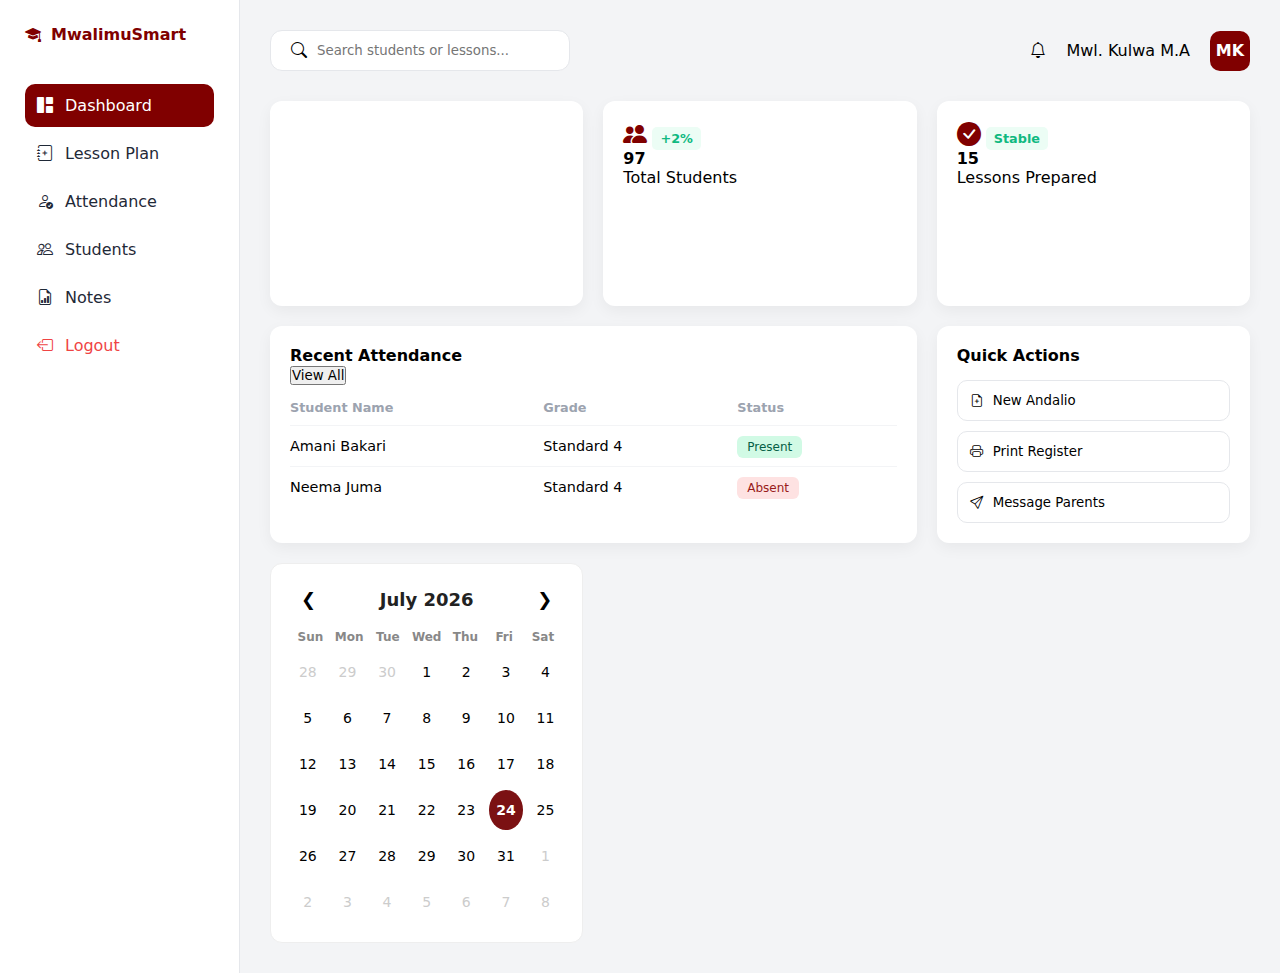
<file: index.html>
<!DOCTYPE html>
<html lang="en">
<head>
    <meta charset="UTF-8">
    <meta name="viewport" content="width=device-width, initial-scale=1.0">
    <title>Mwalimu Smart | Professional Dashboard</title>
    <link rel="stylesheet" href="https://cdn.jsdelivr.net/npm/bootstrap-icons@1.11.1/font/bootstrap-icons.css">
    <link rel="stylesheet" href="dashboard.css">
</head>
<body>

    <div class="app-container">
        <aside class="sidebar">
            <div class="logo">
                <i class="bi bi-mortarboard-fill"></i>
                <span>MwalimuSmart</span>
            </div>
            <nav class="nav-menu">
                <a href="#" class="nav-link active"><i class="bi bi-grid-1x2-fill"></i> Dashboard</a>
                <a href="#" class="nav-link"><i class="bi bi-journal-plus"></i> Lesson Plan</a>
                <a href="#" class="nav-link"><i class="bi bi-person-check"></i> Attendance</a>
                <a href="#" class="nav-link"><i class="bi bi-people"></i> Students</a>
                <a href="#" class="nav-link"><i class="bi bi-file-earmark-bar-graph"></i> Notes</a>
            </nav>
            <div class="nav-footer">
                <a href="login.html" class="nav-link logout"><i class="bi bi-box-arrow-left"></i> Logout</a>
            </div>
        </aside>


<!--===============================MAIN CONTENT====================================================-->
        <main class="content">
            <header class="top-nav">
                <div class="search-bar">
                    <i class="bi bi-search"></i>
                    <input type="text" placeholder="Search students or lessons...">
                </div>
                <div class="header-user">
                    <i class="bi bi-bell"></i>
                    <div class="user-info">
                        <span>Mwl. Kulwa M.A</span>
                    </div>
                    <div class="avatar">MK</div>
                </div>
            </header>

<!--==================================CARDS==================================================-->
            <div class="dashboard-grid">
                <div class="card highlight-card">
                    <div class="teacher-promo">
                        <div class="text">
                            <h3>Ready to teach, Mwalimu?</h3>
                            <p>You have 2 periods today.</p>
                            <button class="btn-primary-outline">View Schedule</button>
                        </div>
                        <i class="bi bi-stars promo-icon"></i>
                    </div>
                </div>

                <div class="card stat-mini">
                    <div class="stat-header">
                        <i class="bi bi-people-fill icon-m"></i>
                        <span class="trend up">+2%</span>
                    </div>
                    <h4>97</h4>
                    <p>Total Students</p>
                </div>

                <div class="card stat-mini">
                    <div class="stat-header">
                        <i class="bi bi-check-circle-fill icon-m"></i>
                        <span class="trend">Stable</span>
                    </div>
                    <h4>15</h4>
                    <p>Lessons Prepared</p>
                </div>

                <div class="card data-table-card">
                    <div class="card-title">
                        <h4>Recent Attendance</h4>
                        <button class="btn-text">View All</button>
                    </div>
                    <table class="simple-table">
                        <thead>
                            <tr>
                                <th>Student Name</th>
                                <th>Grade</th>
                                <th>Status</th>
                            </tr>
                        </thead>
                        <tbody>
                            <tr>
                                <td>Amani Bakari</td>
                                <td>Standard 4</td>
                                <td><span class="badge present">Present</span></td>
                            </tr>
                            <tr>
                                <td>Neema Juma</td>
                                <td>Standard 4</td>
                                <td><span class="badge absent">Absent</span></td>
                            </tr>
                        </tbody>
                    </table>
                </div>

                <div class="card action-widget">
                    <h4>Quick Actions</h4>
                    <div class="action-list">
                        <button class="action-item"><i class="bi bi-file-earmark-plus"></i> New Andalio</button>
                        <button class="action-item"><i class="bi bi-printer"></i> Print Register</button>
                        <button class="action-item"><i class="bi bi-send"></i> Message Parents</button>
                    </div>
                </div>

                
<!--==============================CALENDER CARD=========================-->

    <div class="calendar-box">

    <div class="calendar-header">
        <button id="prevBtn" class="nav-btn">&#10094;</button>
        <h3 id="monthYear"></h3>
        <button id="nextBtn" class="nav-btn">&#10095;</button>
    </div>

    <div class="calendar-weekdays">
        <div>Sun</div>
        <div>Mon</div>
        <div>Tue</div>
        <div>Wed</div>
        <div>Thu</div>
        <div>Fri</div>
        <div>Sat</div>
    </div>

    <div id="calendarGrid" class="calendar-grid"></div>

</div>
    <!--==============================CALENDER CARD ENDS=========================-->
</div>
            </div>
        </main>
    </div>













































































    <script src="script.js"></script>
</body>
</html>
</file>
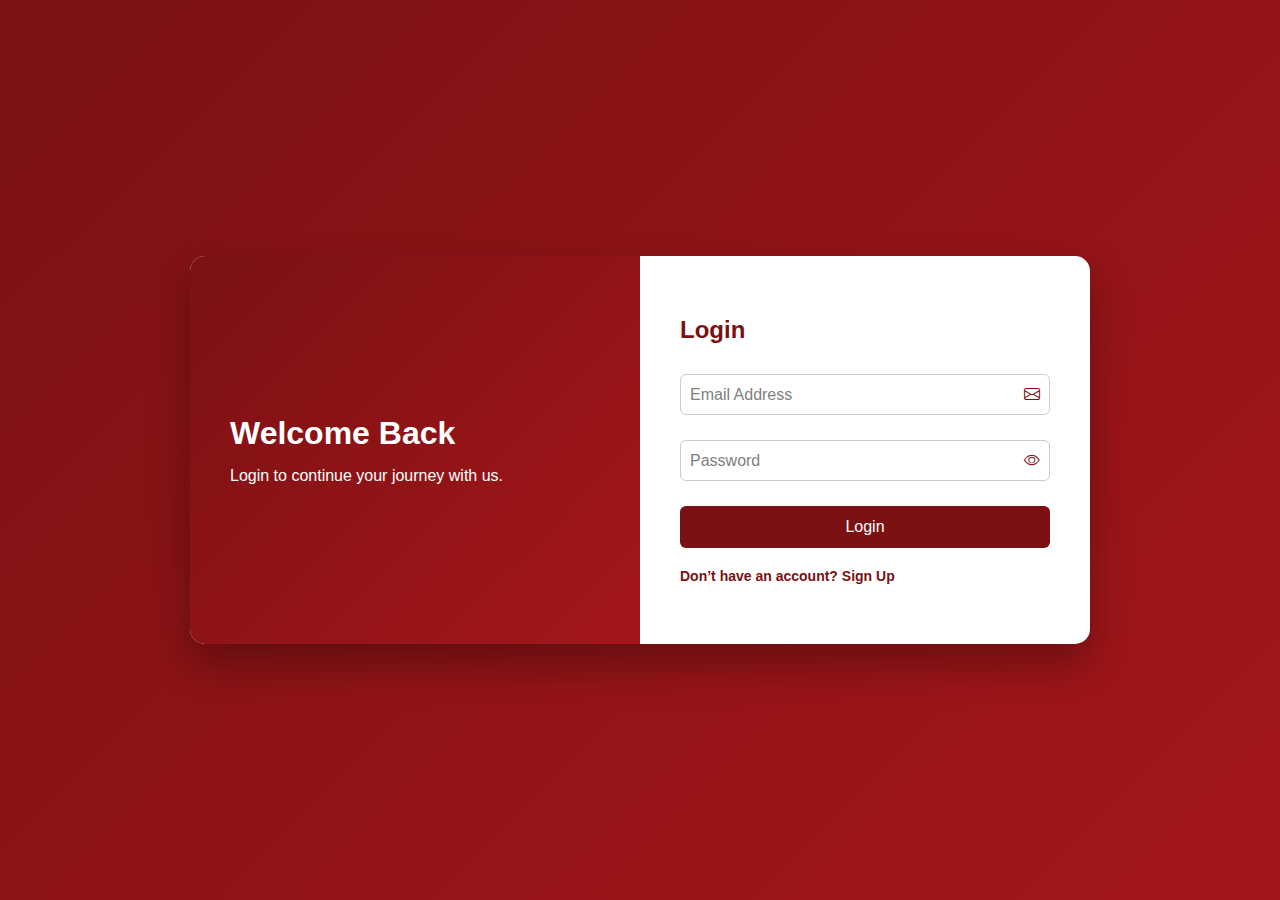
<file: login.html>
<!DOCTYPE html>
<html lang="en">
<head>
<meta charset="UTF-8">
<meta name="viewport" content="width=device-width, initial-scale=1.0">
<title>Login</title>

<link rel="stylesheet" href="https://cdn.jsdelivr.net/npm/bootstrap-icons@1.11.3/font/bootstrap-icons.css">
<link rel="stylesheet" href="style.css">
</head>
<body>

<div class="auth-wrapper">
    
    <div class="auth-left">
        <h1>Welcome Back</h1>
        <p>Login to continue your journey with us.</p>
    </div>

    <div class="auth-right">
        <form class="auth-form" id="loginForm">
            <h2>Login</h2>

            <div class="floating-group">
                <input type="email" id="loginEmail" required>
                <label>Email Address</label>
                <i class="bi bi-envelope"></i>
            </div>

            <div class="floating-group">
                <input type="password" id="loginPassword" required>
                <label>Password</label>
                <i class="bi bi-eye toggle-password" data-target="loginPassword"></i>
            </div>

            <button type="submit" class="auth-btn">Login  <a href="index.html"></button>

            <p class="switch-text">
                Don’t have an account?
                <a href="signup.html">Sign Up</a>
            </p>
        </form>
    </div>

</div>

<script src="script.js"></script>
</body>
</html>
</file>
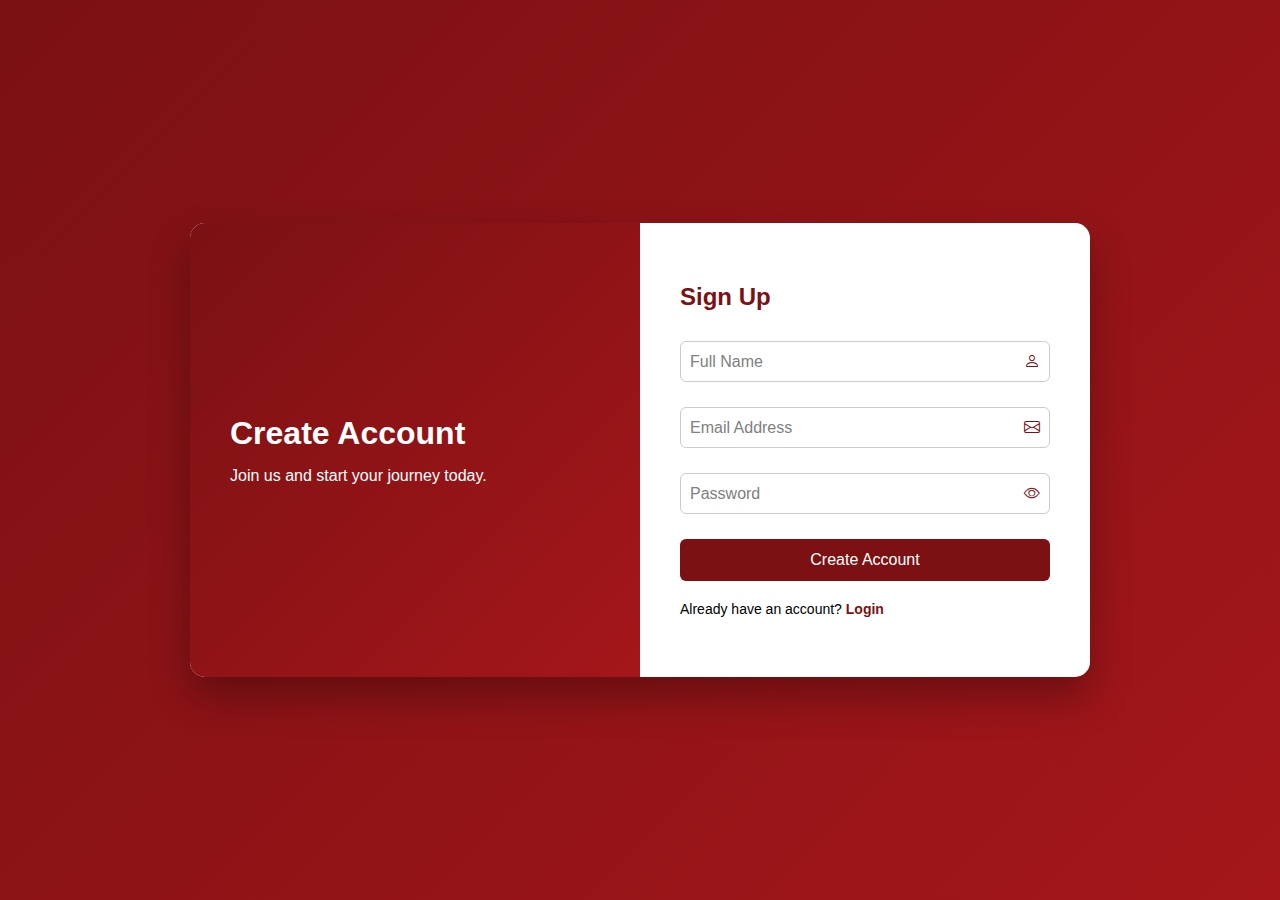
<file: signup.html>
<!DOCTYPE html>
<html lang="en">
<head>
<meta charset="UTF-8">
<meta name="viewport" content="width=device-width, initial-scale=1.0">
<title>Sign Up</title>

<link rel="stylesheet" href="https://cdn.jsdelivr.net/npm/bootstrap-icons@1.11.3/font/bootstrap-icons.css">
<link rel="stylesheet" href="style.css">
</head>
<body>

<div class="auth-wrapper">
    
    <div class="auth-left">
        <h1>Create Account</h1>
        <p>Join us and start your journey today.</p>
    </div>

    <div class="auth-right">
        <form class="auth-form" id="signupForm">
            <h2>Sign Up</h2>

            <div class="floating-group">
                <input type="text" required>
                <label>Full Name</label>
                <i class="bi bi-person"></i>
            </div>

            <div class="floating-group">
                <input type="email" required>
                <label>Email Address</label>
                <i class="bi bi-envelope"></i>
            </div>

            <div class="floating-group">
                <input type="password" id="signupPassword" required>
                <label>Password</label>
                <i class="bi bi-eye toggle-password" data-target="signupPassword"></i>
            </div>

            <button type="submit" class="auth-btn">Create Account</button>

            <p class="switch-text">
                Already have an account?
                <a href="login.html">Login</a>
            </p>
        </form>
    </div>

</div>

<script src="script.js"></script>
</body>
</html>
</file>
<file: dashboard.css>
:root {
    --maroon: #800000;
    --maroon-soft: #fdf2f2;
    --white: #ffffff;
    --bg: #f3f4f6;
    --text: #1f2937;
    --gray: #9ca3af;
}

* { margin: 0; padding: 0; box-sizing: border-box; font-family: 'Inter', system-ui; }

.app-container { display: flex; background: var(--bg); min-height: 100vh; }

/* Sidebar */
.sidebar {
    width: 240px; background: var(--white);
    display: flex; flex-direction: column; padding: 25px;
    border-right: 1px solid #e5e7eb;
}

.logo {
    display: flex; align-items: center; gap: 10px;
    font-weight: 800; color: var(--maroon); margin-bottom: 40px;
}

.nav-link {
    display: flex; align-items: center; gap: 12px;
    padding: 12px; color: var(--text); text-decoration: none;
    border-radius: 10px; margin-bottom: 5px; transition: 0.3s;
}

.nav-link.active { background: var(--maroon); color: var(--white); }
.nav-link:hover:not(.active) { background: var(--maroon-soft); color: var(--maroon); }
.logout { margin-top: auto; color: #ef4444; }

/* Main Content Area */
.content { flex: 1; padding: 30px; }

.top-nav {
    display: flex; justify-content: space-between; align-items: center;
    margin-bottom: 30px;
}

.search-bar {
    background: var(--white); padding: 10px 20px;
    border-radius: 12px; border: 1px solid #e5e7eb; display: flex; align-items: center; gap: 10px; width: 300px;
}

.search-bar input { border: none; outline: none; width: 100%; }

.header-user { display: flex; align-items: center; gap: 20px; }
.user-info { text-align: right; }
.avatar { 
    width: 40px; height: 40px; background: var(--maroon); 
    color: white; border-radius: 10px; display: grid; place-items: center; font-weight: bold;
}

/* Grid Layout */
.dashboard-grid {
    display: grid;
    grid-template-columns: 2fr 1fr 1fr;
    grid-template-rows: auto auto;
    gap: 20px;
}

.card { background: var(--white); padding: 25px; border-radius: 20px; box-shadow: 0 4px 6px -1px rgba(0,0,0,0.05); }

/* Custom Widget Styles */
.highlight-card { background: var(--maroon); color: white; grid-column: span 1; }
.promo-icon { font-size: 3rem; opacity: 0.2; }
.btn-primary-outline { 
    background: transparent; border: 1px solid white; color: white; 
    padding: 8px 15px; border-radius: 8px; cursor: pointer; margin-top: 15px;
}

.icon-m { color: var(--maroon); font-size: 1.5rem; }
.trend { font-size: 0.8rem; font-weight: bold; padding: 4px 8px; border-radius: 5px; background: #ecfdf5; color: #10b981; }

.data-table-card { grid-column: span 2; }
.simple-table { width: 100%; border-collapse: collapse; margin-top: 15px; }
.simple-table th { text-align: left; color: var(--gray); font-size: 0.8rem; padding-bottom: 10px; }
.simple-table td { padding: 12px 0; border-top: 1px solid #f3f4f6; font-size: 0.9rem; }

.badge { padding: 4px 10px; border-radius: 6px; font-size: 0.75rem; }
.present { background: #d1fae5; color: #065f46; }
.absent { background: #fee2e2; color: #991b1b; }

.action-list { display: flex; flex-direction: column; gap: 10px; margin-top: 15px; }
.action-item { 
    width: 100%; padding: 12px; border: 1px solid #e5e7eb; border-radius: 10px;
    background: var(--white); text-align: left; display: flex; gap: 10px; cursor: pointer; transition: 0.2s;
}
.action-item:hover { border-color: var(--maroon); color: var(--maroon); }




/* ============== PROFESSIONAL NAVIGABLE CALENDAR =========== */

.calendar-box {
    background: #ffffff;
    padding: 25px;
    border-radius: 16px;
    border: 1px solid #eee;
    max-width: 420px;
}

.calendar-header {
    display: flex;
    justify-content: space-between;
    align-items: center;
    margin-bottom: 20px;
}

.calendar-header h3 {
    font-size: 18px;
    font-weight: 600;
    color: #222;
}

.nav-btn {
    background: none;
    border: none;
    font-size: 18px;
    cursor: pointer;
    padding: 5px 10px;
    border-radius: 6px;
    transition: 0.2s;
}

.nav-btn:hover {
    background: #f2f2f2;
}

.calendar-weekdays,
.calendar-grid {
    display: grid;
    grid-template-columns: repeat(7, 1fr);
    text-align: center;
}

.calendar-weekdays div {
    font-size: 12px;
    font-weight: 600;
    color: #888;
    margin-bottom: 8px;
}

.calendar-grid {
    gap: 6px;
}

.calendar-grid div {
    height: 40px;
    display: flex;
    align-items: center;
    justify-content: center;
    border-radius: 50%;
    font-size: 14px;
    transition: 0.2s;
}

.calendar-grid div:hover {
    background: #f3f3f3;
    cursor: pointer;
}

.other-month {
    color: #ccc;
}

.today {
    background: #7b1113;
    color: white;
    font-weight: 600;

}


/* ===== DASHBOARD GRID ===== */
.dashboard-grid {
    display: grid;
    grid-template-columns: repeat(auto-fit, minmax(280px, 1fr));
    gap: 20px;
}

/* CARD STYLING */
.card {
    background: #fff;
    padding: 20px;
    border-radius: 12px;
    box-shadow: 0 5px 15px rgba(0,0,0,0.05);
}

/* CALENDAR */
.calendar-box {
    background: #fff;
    padding: 20px;
    border-radius: 12px;
    border: 1px solid #eee;
}

.calendar-header {
    display: flex;
    justify-content: space-between;
    align-items: center;
    margin-bottom: 15px;
}

.calendar-header h3 {
    font-size: 18px;
    font-weight: 600;
    color: #222;
}

.nav-btn {
    background: none;
    border: none;
    font-size: 18px;
    cursor: pointer;
    padding: 5px 10px;
    border-radius: 6px;
}

.nav-btn:hover {
    background: #f2f2f2;
}

/* Weekdays and grid */
.calendar-weekdays, .calendar-grid {
    display: grid;
    grid-template-columns: repeat(7, 1fr);
    text-align: center;
}

.calendar-weekdays div {
    font-size: 12px;
    font-weight: 600;
    color: #888;
    margin-bottom: 8px;
}

.calendar-grid div {
    height: 40px;
    display: flex;
    justify-content: center;
    align-items: center;
    border-radius: 50%;
    font-size: 14px;
    transition: 0.2s ease;
}

.calendar-grid div:hover {
    background: #f3f3f3;
    cursor: pointer;
}

.today {
    background: #7b1113;
    color: white;
    font-weight: 600;
}

.other-month {
    color: #ccc;
}

/* ======================= RESPONSIVE ======================= */
@media (max-width: 1024px) {
    .dashboard-grid {
        grid-template-columns: 1fr;
    }
}

@media (max-width: 768px) {
    .dashboard-grid {
        grid-template-columns: 1fr;
        gap: 15px;
    }

    .calendar-grid div {
        height: 35px;
        font-size: 12px;
    }

    .calendar-weekdays div {
        font-size: 11px;
    }

    .nav-btn {
        font-size: 16px;
    }
}

@media (max-width: 480px) {
    .calendar-grid div {
        height: 30px;
        font-size: 11px;
    }

    .calendar-weekdays div {
        font-size: 10px;
    }
}
</file>
<file: style.css>
:root {
    --maroon: #7b1113;
    --maroon-light: #a4161a;
    --white: #ffffff;
    --gray: #f5f5f5;
}

* {
    margin: 0;
    padding: 0;
    box-sizing: border-box;
    font-family: 'Segoe UI', sans-serif;
}

body {
    height: 100vh;
    background: linear-gradient(135deg, var(--maroon), var(--maroon-light));
    display: flex;
    justify-content: center;
    align-items: center;
}

.auth-wrapper {
    width: 90%;
    max-width: 900px;
    background: var(--white);
    display: flex;
    border-radius: 15px;
    overflow: hidden;
    box-shadow: 0 20px 40px rgba(0,0,0,0.3);
}

/* Left Panel */
.auth-left {
    flex: 1;
    background: linear-gradient(135deg, var(--maroon), var(--maroon-light));
    color: white;
    padding: 60px 40px;
    display: flex;
    flex-direction: column;
    justify-content: center;
}

.auth-left h1 {
    font-size: 32px;
    margin-bottom: 15px;
}

/* Right Panel */
.auth-right {
    flex: 1;
    padding: 60px 40px;
}

.auth-form h2 {
    margin-bottom: 30px;
    color: var(--maroon);
}

/* Floating Inputs */
.floating-group {
    position: relative;
    margin-bottom: 25px;
}

.floating-group input {
    width: 100%;
    padding: 12px 40px 12px 10px;
    border: 1px solid #ccc;
    border-radius: 6px;
    outline: none;
    background: transparent;
}

.floating-group label {
    position: absolute;
    left: 10px;
    top: 12px;
    color: gray;
    transition: 0.3s;
    pointer-events: none;
}

.floating-group input:focus + label,
.floating-group input:valid + label {
    top: -8px;
    left: 8px;
    background: white;
    padding: 0 5px;
    font-size: 12px;
    color: var(--maroon);
}

.floating-group i {
    position: absolute;
    right: 10px;
    top: 12px;
    color: var(--maroon);
    cursor: pointer;
}

/* Button */
.auth-btn {
    width: 100%;
    padding: 12px;
    background: var(--maroon);
    color: white;
    border: none;
    border-radius: 6px;
    font-size: 16px;
    cursor: pointer;
    transition: 0.3s;
}

.auth-btn:hover {
    background: var(--maroon-light);
    transform: translateY(-2px);
}

.switch-text {
    margin-top: 20px;
    font-size: 14px;
}

.switch-text a {
    color: var(--maroon);
    text-decoration: none;
    font-weight: bold;
}

/* Responsive */
@media(max-width: 768px) {
    .auth-wrapper {
        flex-direction: column;
    }
    .auth-left {
        display: none;
    }
}


.days-grid {
    display: grid;
    grid-template-columns: repeat(7, 1fr);
    gap: 5px;
    margin-top: 10px;
}

.day {
    height: 40px; /* Force a height so they aren't squashed */
    display: flex;
    align-items: center;
    justify-content: center;
    font-size: 0.95rem;
    font-weight: 500;
    color: #333 !important; /* Force Black text for numbers */
    cursor: pointer;
    border-radius: 50%;
    transition: 0.2s;
}

/* Today's Date - High Contrast */
.day.today {
    background-color: #800000 !important; /* Maroon */
    color: #ffffff !important; /* White number */
}

/* Faded numbers for other months */
.prev-date, .next-date {
    color: #ccc !important;
}
</file>
